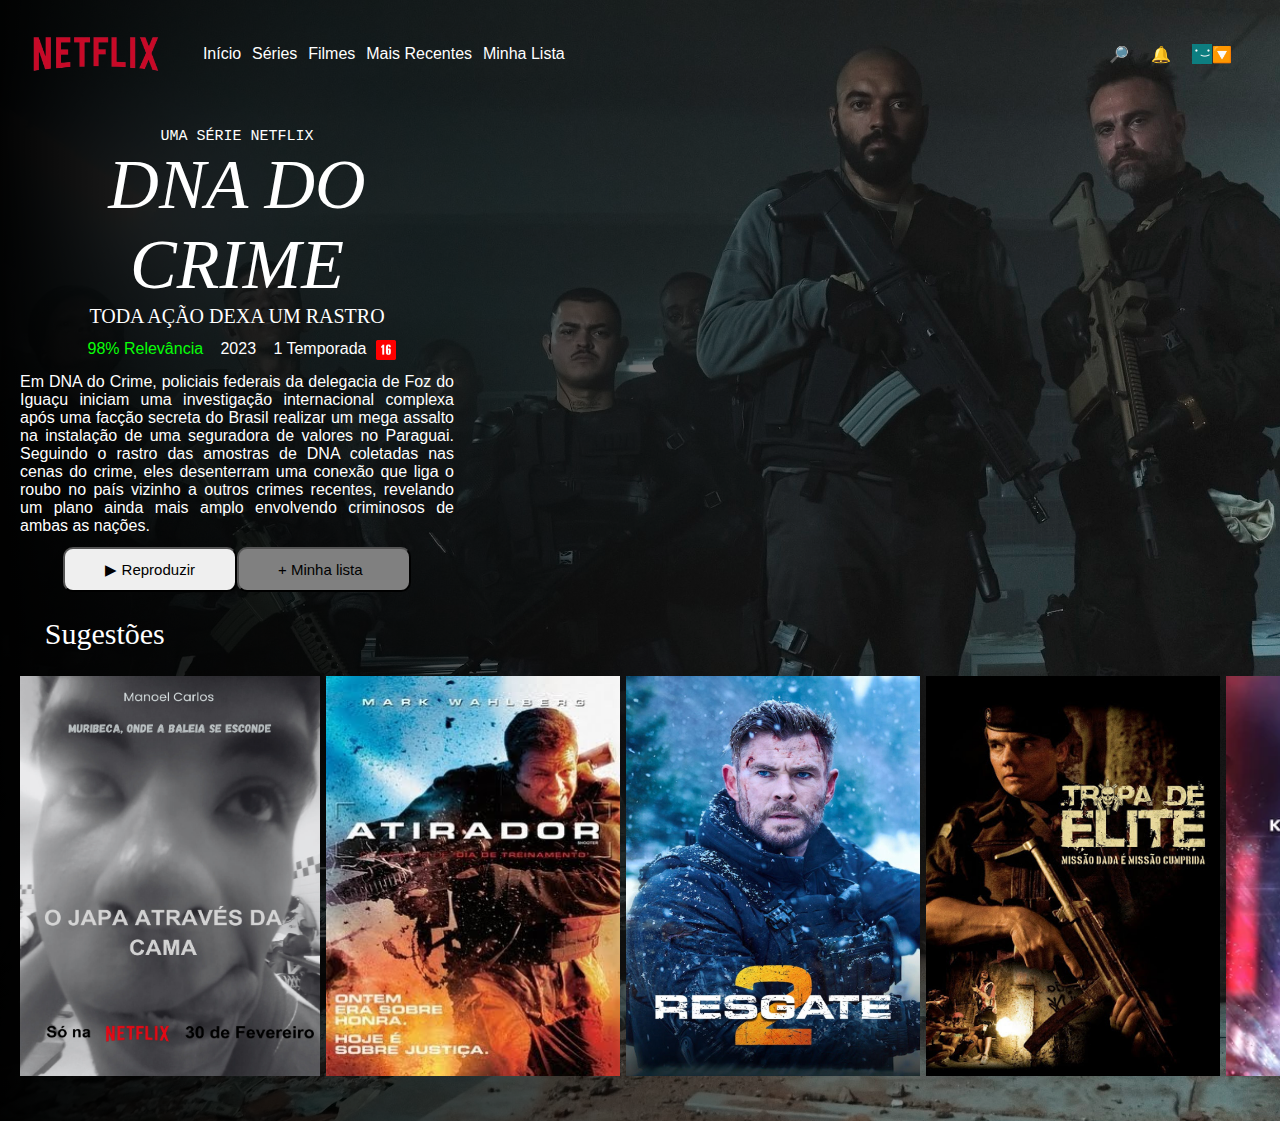
<file: index.html>
<html lang="pt-br">
    <head>
        <meta charset="UTF-8">
        <meta name="viewport" content="width=device-width, initial-scale=1.0">
        <link rel="shortcut icon" href="img/logo-inicial.png" type="image/x-icon">
        <link rel="stylesheet" href="style/style.css">
        <title>Netflix</title>
    </head>
    <body>
        <header>
                <img id="titulo" src="img/logo-titulo.png" alt="logo-titulo-Netflix">
                <nav>
                    <a href="">Início</a>
                    <a href="">Séries</a>
                    <a href="">Filmes</a>
                    <a href="">Mais Recentes</a>
                    <a href="">Minha Lista</a>
                    <div id="lupa">
                        🔎
                    </div >
                    <div id="sino">
                        🔔
                    </div>
                    <div id="avatar">
                        <img src="img/avatar-netflix.png" alt="avatar-netflix">
                    </div>
                    <div id="seta">
                        🔽  
                    </div>
                </nav>
        </header>
        <main>
                <div id="e">
                    <E>UMA SÉRIE NETFLIX</E><br>
                </div>
                <div id="i">
                    <i>DNA DO CRIME</i><br> 
                </div>
                <div id="o">
                    <o>TODA AÇÃO DEXA UM RASTRO</o><br>
                </div> 
                <div id="info">
                    <div id="relevancia">
                        98% Relevância
                    </div >
                    <div id="ano">
                        2023
                    </div>
                    <div id="temporada">
                        1 Temporada
                    </div>
                    <div id="idade">
                        <img src="img/16-classificação.png" alt="16">
                    </div>  
                </div>
                <div id="sinopse">
                    Em DNA do Crime, policiais federais da delegacia de Foz do Iguaçu iniciam uma investigação internacional complexa após uma facção secreta do Brasil realizar um mega assalto na instalação de uma seguradora de valores no Paraguai. Seguindo o rastro das amostras de DNA coletadas nas cenas do crime, eles desenterram uma conexão que liga o roubo no país vizinho a outros crimes recentes, revelando um plano ainda mais amplo envolvendo criminosos de ambas as nações.
                </div>
                <div id="div-butao">
                    <button id="reproduzir">▶︎ Reproduzir</button>
                    <button id="minha-lista">+ Minha lista</button><br>
                </div>
                <div id="sugestoes">
                    Sugestões <br>
                </div>
                <div id="div-sugestoes">
                        <a href="front.html">
                            <img id="sniper-filme" src="img/O Japa através da cama.png" alt="sniper-filme">
                        </a> 
                        <a href="sniper.html">
                            <img id="atirador-filme" src="img/atirador.jpg" alt="atirador-filme">
                        <a href="resgate.html">
                            <img id="resgate-2-filme" src="img/resgate-2.jpg" alt="resgate-2-filme">
                         </a> 
                        <a href="tropa-de-elite.html">
                            <img id="tropa-de-elite" src="img/tropa-de-elite.jpg" alt="tropa-de-elite">
                        </a> 
                        <a href="john-wick.html">
                            <img id="john-wick" src="img/John-Wick.webp" alt="john-wick">
                        </a> 
                        <a href="f007.html">
                            <img id="morrer007" src="img/007.jpg" alt="007">
                        </a> 
                </div>
        </main>
    </body>
</html
</file>
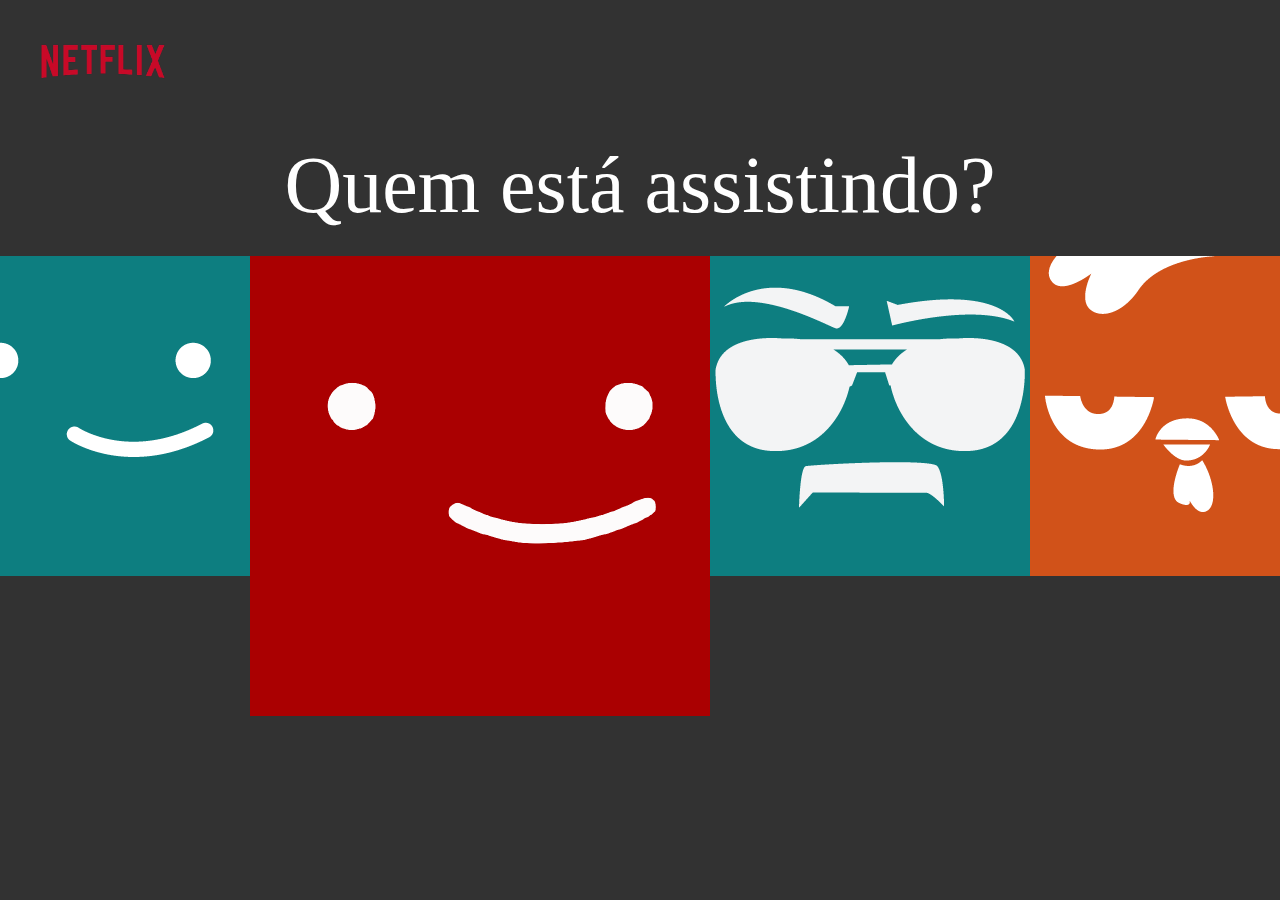
<file: avatar.html>
<html lang="pt-br">
<head>
    <meta charset="UTF-8">
    <meta name="viewport" content="width=device-width, initial-scale=1.0">
    <link rel="shortcut icon" href="img/logo-inicial.png" type="image/x-icon">
    <link rel="stylesheet" href="style/style-avatar.css">
    <title>Netflix</title>
</head>
<body>
    <header>
        <img id="titulo" src="img/logo-titulo.png" alt="logo-titulo-Netflix">
        <div id="assistindo">
            Quem está assistindo?
        </div>
        <div id="avatar">
            <a href="">
                <img src="img/avatar-netflix.png" alt="avatar1">
            </a>
            <a href="">
                <img src="img/avatar-2.png" alt="avatar2">
            </a>
            <a href="">
                <img src="img/avatar-1.png" alt="avatar3">
            </a>
            <a href="">
                <img src="img/avatar-3.png" alt="avatar4">
            </a>
        </div>
    </header>
</body>
</html>
</file>
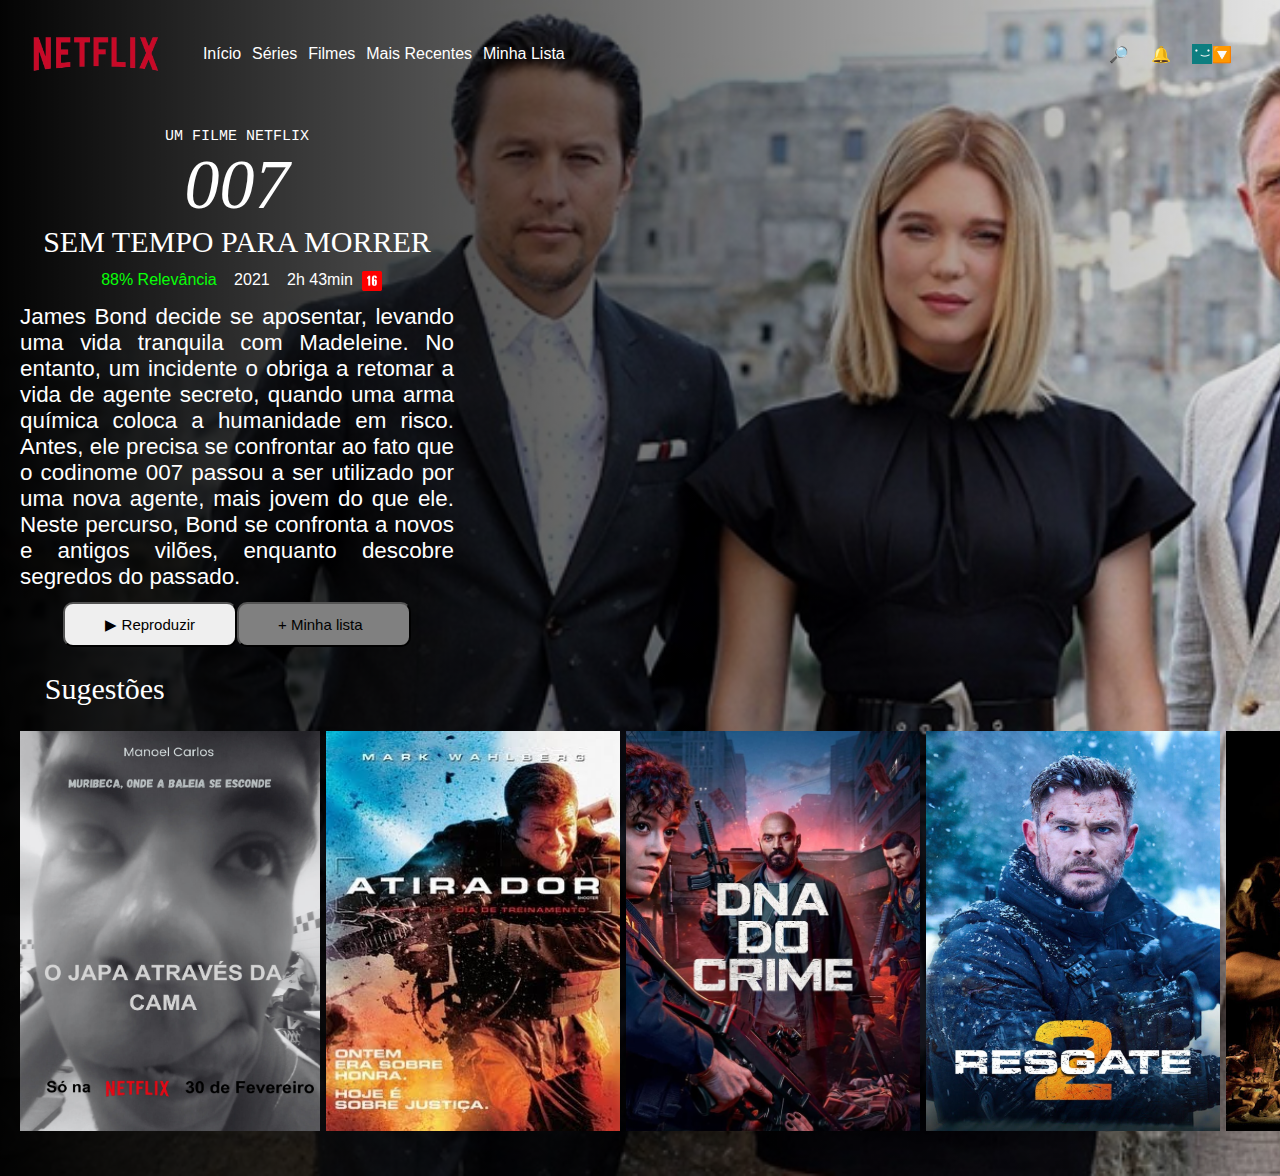
<file: f007.html>
<html lang="pt-br">
    <head>
        <meta charset="UTF-8">
        <meta name="viewport" content="width=device-width, initial-scale=1.0">
        <link rel="shortcut icon" href="img/logo-inicial.png" type="image/x-icon">
        <link rel="stylesheet" href="style/f007.css">
        <title>Netflix</title>
    </head>
    <body>
        <header>
                <img id="titulo" src="img/logo-titulo.png" alt="logo-titulo-Netflix">
                <nav>
                    <a href="">Início</a>
                    <a href="">Séries</a>
                    <a href="">Filmes</a>
                    <a href="">Mais Recentes</a>
                    <a href="">Minha Lista</a>
                    <div id="lupa">
                        🔎
                    </div >
                    <div id="sino">
                        🔔
                    </div>
                    <div id="avatar">
                        <img src="img/avatar-netflix.png" alt="avatar-netflix">
                    </div>
                    <div id="seta">
                        🔽  
                    </div>
                </nav>
        </header>
        <main>
                <div id="e">
                    <E>UM FILME NETFLIX</E><br>
                </div>
                <div id="i">
                    <i>007</i><br> 
                </div>
                <div id="o">
                    <o>SEM TEMPO PARA MORRER</o><br>
                </div> 
                <div id="info">
                    <div id="relevancia">
                        88% Relevância
                    </div >
                    <div id="ano">
                        2021
                    </div>
                    <div id="temporada">
                        2h 43min    
                    </div>
                    <div id="idade">
                        <img src="img/16-classificação.png" alt="16">
                    </div>  
                </div>
                <div id="sinopse">
                    James Bond decide se aposentar, levando uma vida tranquila com Madeleine. No entanto, um incidente o obriga a retomar a vida de agente secreto, quando uma arma química coloca a humanidade em risco. Antes, ele precisa se confrontar ao fato que o codinome 007 passou a ser utilizado por uma nova agente, mais jovem do que ele. Neste percurso, Bond se confronta a novos e antigos vilões, enquanto descobre segredos do passado.
                </div>
                <div id="div-butao">
                    <button id="reproduzir">▶︎ Reproduzir</button>
                    <button id="minha-lista">+ Minha lista</button><br>
                </div>
                <div id="sugestoes">
                    Sugestões <br>
                </div>
                <div id="div-sugestoes">
                       <a href="front.html">
                        <img id="sniper-filme" src="img/O Japa através da cama.png" alt="sniper-filme">
                       </a> 
                       <a href="sniper.html">
                        <img id="atirador-filme" src="img/atirador.jpg" alt="atirador-filme">
                       </a> 
                       <a href="index.html">
                        <img id="resgate-2-filme" src="img/dna-do-crime-1.jfif" alt="resgate-2-filme">
                       </a> 
                       <a href="resgate.html">
                        <img id="tropa-de-elite" src="img/resgate-2.jpg" alt="tropa-de-elite">
                       </a> 
                       <a href="tropa-de-elite.html">
                        <img id="john-wick" src="img/tropa-de-elite.jpg" alt="john-wick">
                       </a> 
                       <a href="f007.html">
                        <img id="morrer007" src="img/007.jpg" alt="007">
                       </a> 
                </div>
        </main>
    </body>
</html
</file>
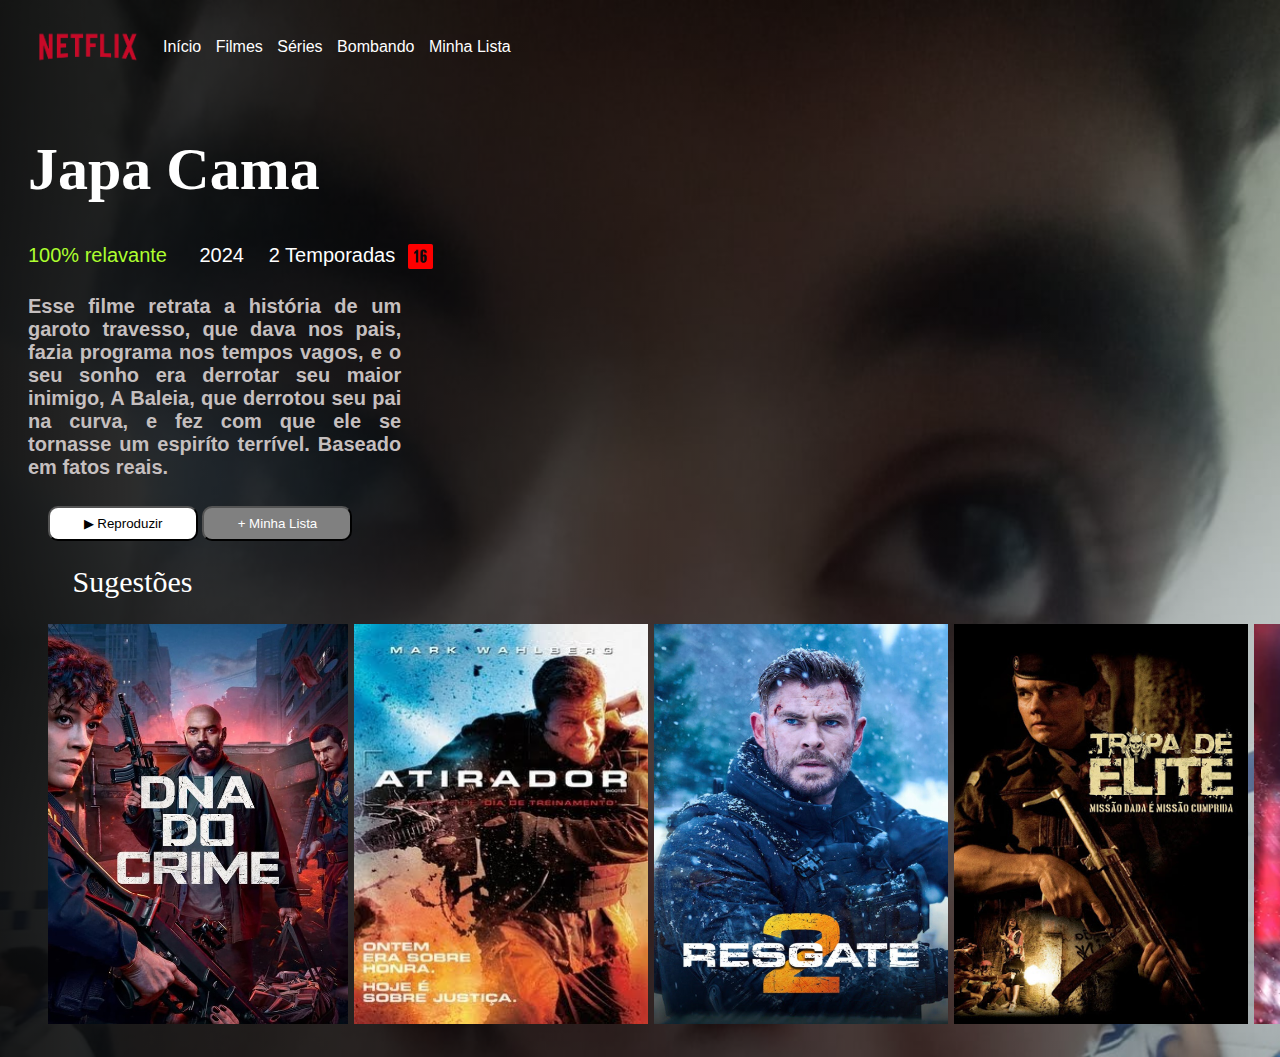
<file: front.html>
<html lang="pt-br">
<head>
    <meta charset="UTF-8">
    <meta name="viewport" content="width=device-width, initial-scale=1.0">
    <link rel="shortcut icon" href="img/logo-inicial.png" type="image/x-icon">
    <link rel="stylesheet" href="style/style-japa.css">
    <title>Netflix-Japa</title>

</head>

<body>

    <header>
        <img id="logoimg" src="img/logo-titulo.png" alt="Logo Netflix">
        <nav>
            <a href="#">Início</a>
            <a href="#">Filmes</a>
            <a href="#">Séries</a>
            <a href="#">Bombando</a>
            <a href="#">Minha Lista</a>
        </nav>
    </header>
    <div id="box-texto">
        <h1 id ="titulo">Japa Cama</h1>
             <div id="info" >
                <div id="class" >100% relavante </div>
                <div id="ano" >2024</div>
                <div id="temp" >2 Temporadas</div> 
                <div id="imgcls"> <img src="img/classificação.png" alt=""></div></div>       
    <div>
        <h4 id="sinopse">Esse filme retrata a história de um garoto travesso, que dava nos pais, fazia programa nos tempos vagos, e o seu sonho era derrotar seu maior inimigo, A Baleia, que derrotou seu pai na curva, e fez com que ele se tornasse um espiríto terrível. Baseado em fatos reais.</h4>  
    <main>
        <button id="botao-reproduzir">▶ Reproduzir</button>
        <button id="botao-minha-lista">+ Minha Lista</button>
        <div id="sugestoes">
            Sugestões <br>
        </div>
        <div id="div-sugestoes">
               <a href="index.html">
                <img id="sniper-filme" src="img/dna-do-crime-1.jfif" alt="sniper-filme">
               </a> 
               <a href="sniper.html">
                <img id="atirador-filme" src="img/atirador.jpg" alt="atirador-filme">
               </a> 
               <a href="resgate.html">
                <img id="resgate-2-filme" src="img/resgate-2.jpg" alt="resgate-2-filme">
               </a> 
               <a href="tropa-de-elite.html">
                <img id="tropa-de-elite" src="img/tropa-de-elite.jpg" alt="tropa-de-elite">
               </a> 
               <a href="john-wick.html">
                <img id="john-wick" src="img/John-Wick.webp" alt="john-wick">
               </a> 
               <a href="f007.html">
                <img id="morrer007" src="img/007.jpg" alt="007">
               </a> 
        </div>
    </main>

</body>
</html>
</file>
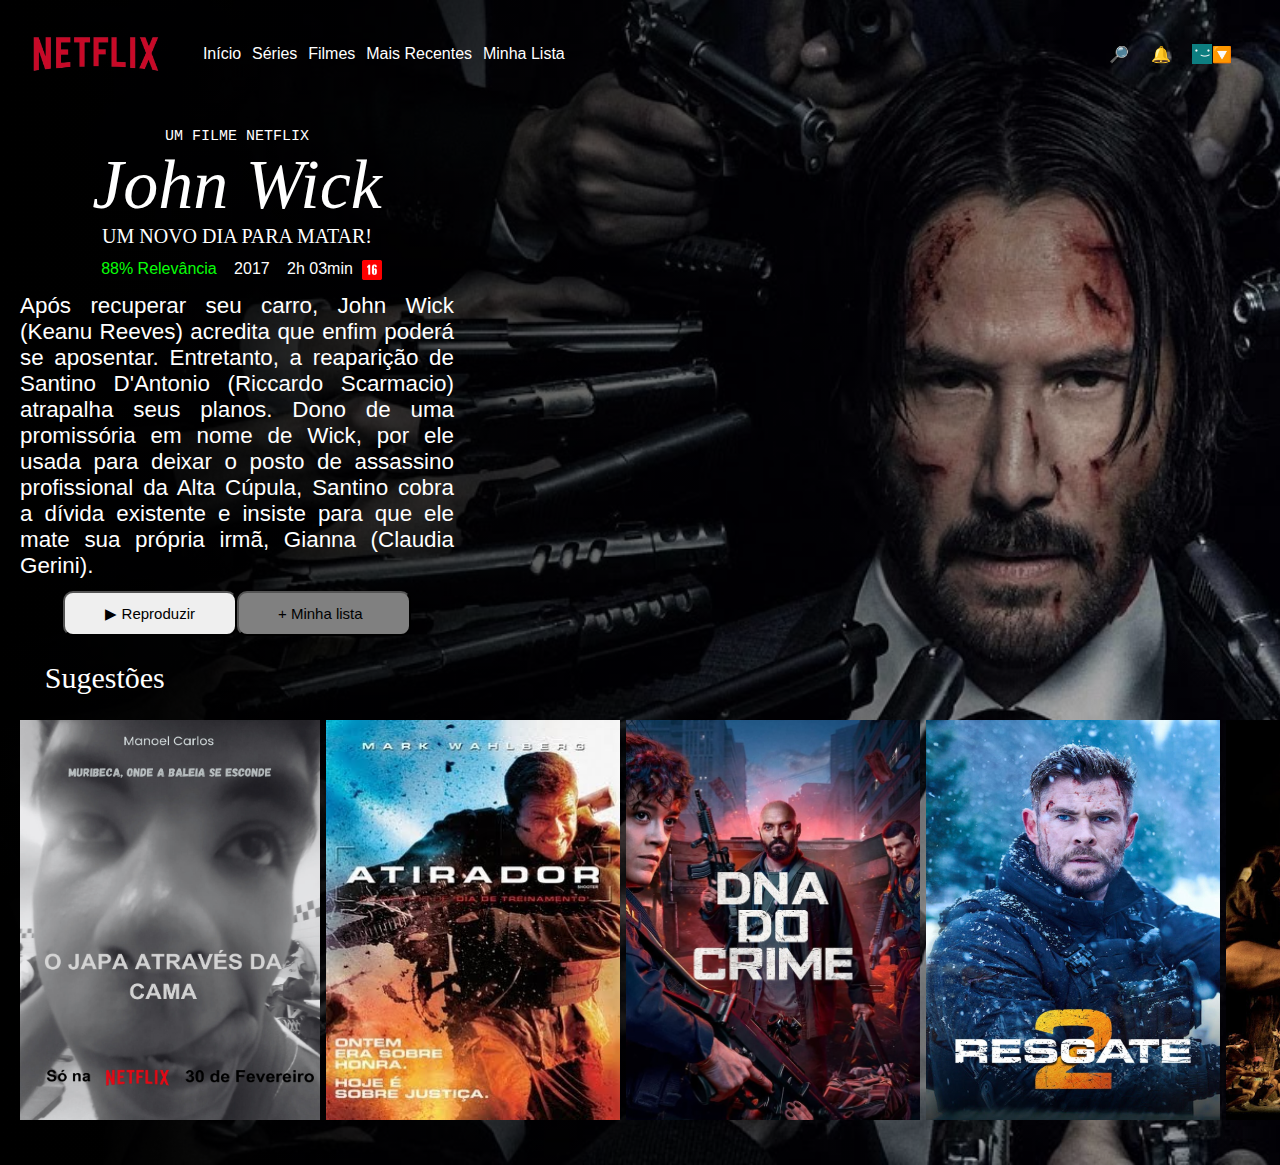
<file: john-wick.html>
<html lang="pt-br">
    <head>
        <meta charset="UTF-8">
        <meta name="viewport" content="width=device-width, initial-scale=1.0">
        <link rel="shortcut icon" href="img/logo-inicial.png" type="image/x-icon">
        <link rel="stylesheet" href="style/john-wick.css">
        <title>Netflix</title>
    </head>
    <body>
        <header>
                <img id="titulo" src="img/logo-titulo.png" alt="logo-titulo-Netflix">
                <nav>
                    <a href="">Início</a>
                    <a href="">Séries</a>
                    <a href="">Filmes</a>
                    <a href="">Mais Recentes</a>
                    <a href="">Minha Lista</a>
                    <div id="lupa">
                        🔎
                    </div >
                    <div id="sino">
                        🔔
                    </div>
                    <div id="avatar">
                        <img src="img/avatar-netflix.png" alt="avatar-netflix">
                    </div>
                    <div id="seta">
                        🔽  
                    </div>
                </nav>
        </header>
        <main>
                <div id="e">
                    <E>UM FILME NETFLIX</E><br>
                </div>
                <div id="i">
                    <i>John Wick</i><br> 
                </div>
                <div id="o">
                    <o>UM NOVO DIA PARA MATAR!</o><br>
                </div> 
                <div id="info">
                    <div id="relevancia">
                        88% Relevância
                    </div >
                    <div id="ano">
                        2017
                    </div>
                    <div id="temporada">
                        2h 03min    
                    </div>
                    <div id="idade">
                        <img src="img/16-classificação.png" alt="16">
                    </div>  
                </div>
                <div id="sinopse">
                    Após recuperar seu carro, John Wick (Keanu Reeves) acredita que enfim poderá se aposentar. Entretanto, a reaparição de Santino D'Antonio (Riccardo Scarmacio) atrapalha seus planos. Dono de uma promissória em nome de Wick, por ele usada para deixar o posto de assassino profissional da Alta Cúpula, Santino cobra a dívida existente e insiste para que ele mate sua própria irmã, Gianna (Claudia Gerini).
                </div>
                <div id="div-butao">
                    <button id="reproduzir">▶︎ Reproduzir</button>
                    <button id="minha-lista">+ Minha lista</button><br>
                </div>
                <div id="sugestoes">
                    Sugestões <br>
                </div>
                <div id="div-sugestoes">
                       <a href="front.html">
                        <img id="sniper-filme" src="img/O Japa através da cama.png" alt="sniper-filme">
                       </a> 
                       <a href="sniper.html">
                        <img id="atirador-filme" src="img/atirador.jpg" alt="atirador-filme">
                       </a> 
                       <a href="index.html">
                        <img id="resgate-2-filme" src="img/dna-do-crime-1.jfif" alt="resgate-2-filme">
                       </a> 
                       <a href="resgate.html">
                        <img id="tropa-de-elite" src="img/resgate-2.jpg" alt="tropa-de-elite">
                       </a> 
                       <a href="tropa-de-elite.html">
                        <img id="john-wick" src="img/tropa-de-elite.jpg" alt="john-wick">
                       </a> 
                       <a href="">
                        <img id="morrer007" src="img/007.jpg" alt="007">
                       </a> 
                </div>
        </main>
    </body>
</html
</file>
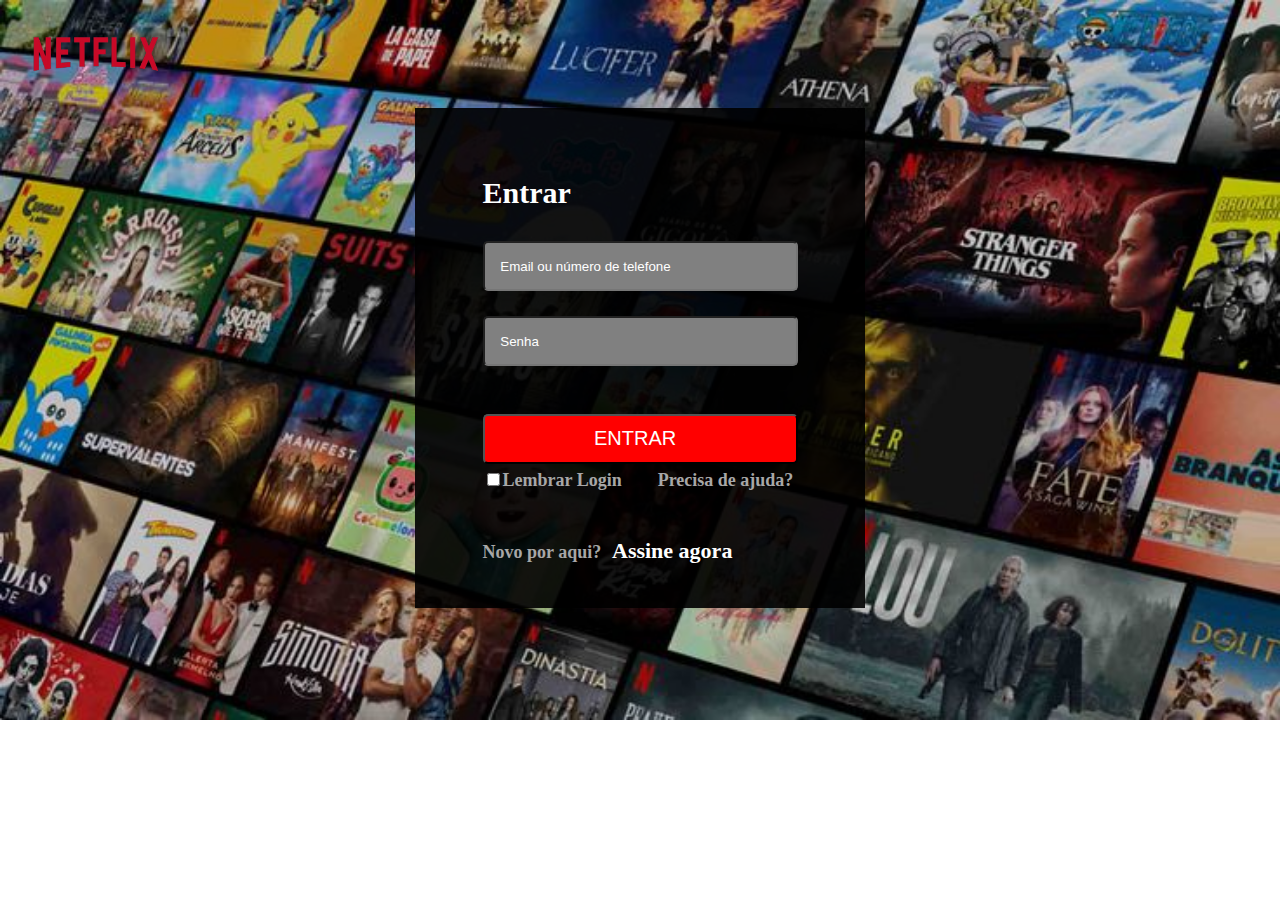
<file: login.html>
<html lang="pt-br">
    <head>
        <meta charset="UTF-8">
        <meta name="viewport" content="width=device-width, initial-scale=1.0">
        <title>Login-Netflix</title>
        <link rel="shortcut icon" href="img/logo-inicial.png" type="image/x-icon">
        <link rel="stylesheet" href="style/style-login.css">
    </head>
    <body>
        <header>
            <img id="titulo" src="img/logo-titulo.png" alt="logo-titulo-Netflix">
            <div id="caixa-login">
                <div id="caixa">
                    <div id="entrar">
                        Entrar <br>
                        <input class="login-input" type="text" placeholder="Email ou número de telefone" id="email">
                        <P class="alerta" hidden>⚠️Este campo não pode estar vazio!</P>

                        <input class="login-input" type="password" placeholder="Senha" name="senha" id="senha">
                        <p class="alerta" hidden>⚠️Este campo não pode estar vazio!</p>
                        
                        <input type="button" id="butao" onclick="entrar()" value="ENTRAR">
                        
                        <div id="lembrar">
                            <input type="checkbox">Lembrar Login
                            <a id="ajuda" href="https://www.google.com.br/" target="_blank">Precisa de ajuda?</a>
                        </div> 
                        <div id="novo">
                            Novo por aqui?
                            <a id="assine" href="https://www.google.com.br/" target="_blank">Assine agora</a>
                        </div>
                    </div>                   
                </div> 
            </div>  
        </header>

        <script>
            var email = document.getElementById("email");
            var senha = document.getElementById("senha");
            var alerta = document.getElementsByClassName("alerta");

            var login_email = "kauan";
            var login_senha = "1234";

            email.addEventListener("input", ()=>{
                if(email.value != ""){
                    alerta[0].setAttribute("hidden","");
                    email.style.marginBottom = "10px";
                }
            })

            senha.addEventListener("input", ()=>{
                if(senha.value != ""){
                    alerta[1].setAttribute("hidden","");
                    email.style.marginBottom = "10px";
                }
            })

            function entrar(){
                    if(email.value === ""){
                        alerta[0].removeAttribute("hidden");
                        email.style.marginBottom = "0%";
                    }else if(senha.value == ""){
                        alerta[1].removeAttribute("hidden");
                        senha.style.marginBottom = "0%";
                    }else if(email.value == login_email && senha.value == login_senha){
                        window.open("index.html")
                    }else{
                        alerta[0].removeAttribute("hidden");
                        alerta[0].innerHTML = "⚠️Usuário ou senha incorreto!"
                    }
            }
        </script>
    </body>
</html>
</file>
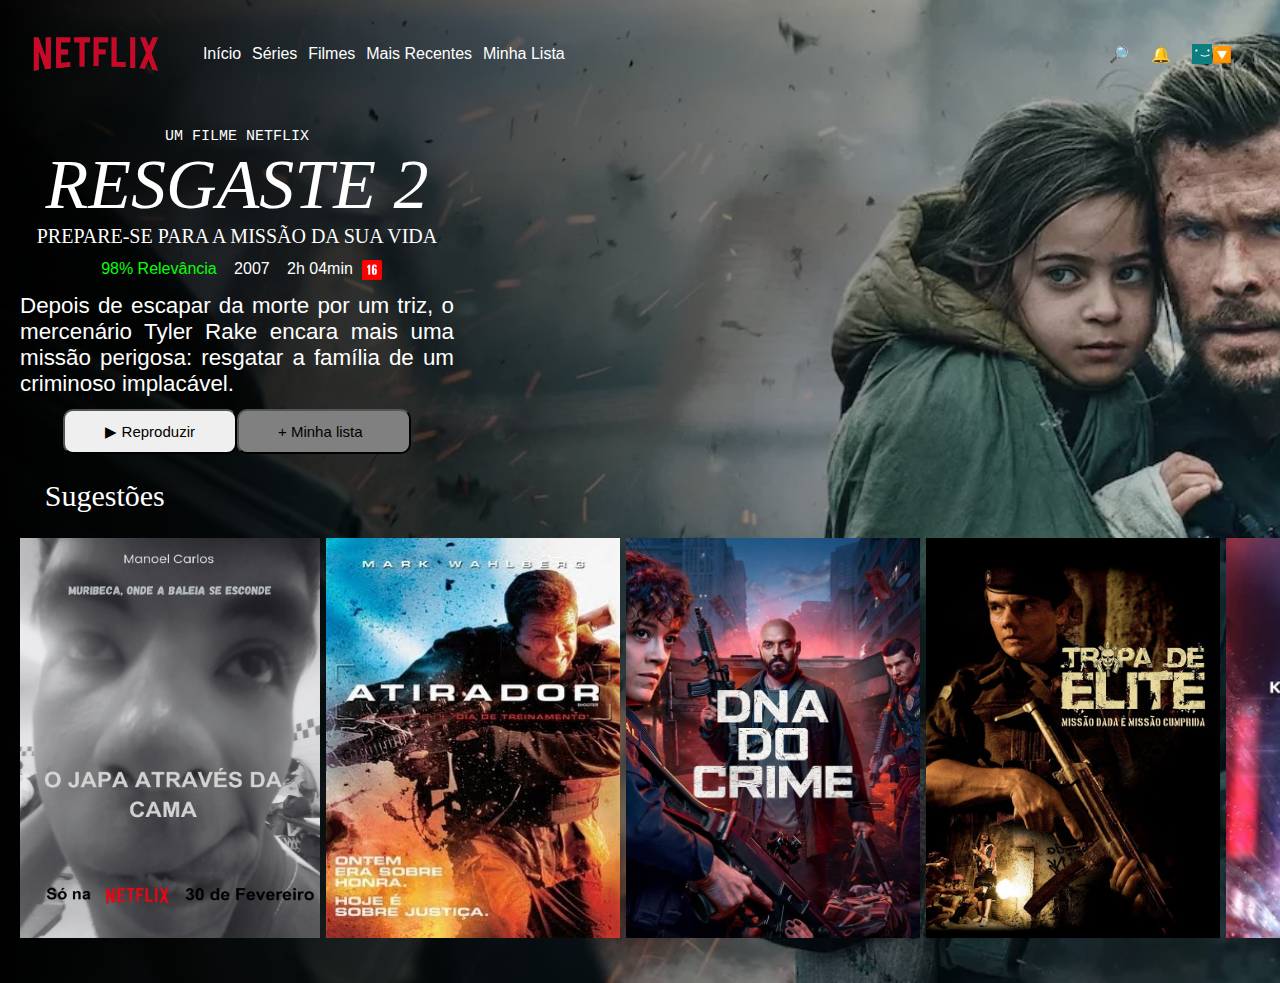
<file: resgate.html>
<html lang="pt-br">
    <head>
        <meta charset="UTF-8">
        <meta name="viewport" content="width=device-width, initial-scale=1.0">
        <link rel="shortcut icon" href="img/logo-inicial.png" type="image/x-icon">
        <link rel="stylesheet" href="style/style-resgate.css">
        <title>Netflix</title>
    </head>
    <body>
        <header>
                <img id="titulo" src="img/logo-titulo.png" alt="logo-titulo-Netflix">
                <nav>
                    <a href="">Início</a>
                    <a href="">Séries</a>
                    <a href="">Filmes</a>
                    <a href="">Mais Recentes</a>
                    <a href="">Minha Lista</a>
                    <div id="lupa">
                        🔎
                    </div >
                    <div id="sino">
                        🔔
                    </div>
                    <div id="avatar">
                        <img src="img/avatar-netflix.png" alt="avatar-netflix">
                    </div>
                    <div id="seta">
                        🔽  
                    </div>
                </nav>
        </header>
        <main>
                <div id="e">
                    <E>UM FILME NETFLIX</E><br>
                </div>
                <div id="i">
                    <i>RESGASTE 2</i><br> 
                </div>
                <div id="o">
                    <o>PREPARE-SE PARA A MISSÃO DA SUA VIDA</o><br>
                </div> 
                <div id="info">
                    <div id="relevancia">
                        98% Relevância
                    </div >
                    <div id="ano">
                        2007
                    </div>
                    <div id="temporada">
                        2h 04min    
                    </div>
                    <div id="idade">
                        <img src="img/16-classificação.png" alt="16">
                    </div>  
                </div>
                <div id="sinopse">
                    Depois de escapar da morte por um triz, o mercenário Tyler Rake encara mais uma missão perigosa: resgatar a família de um criminoso implacável.
                </div>
                <div id="div-butao">
                    <button id="reproduzir">▶︎ Reproduzir</button>
                    <button id="minha-lista">+ Minha lista</button><br>
                </div>
                <div id="sugestoes">
                    Sugestões <br>
                </div>
                <div id="div-sugestoes">
                       <a href="front.html">
                        <img id="sniper-filme" src="img/O Japa através da cama.png" alt="sniper-filme">
                       </a> 
                       <a href="sniper.html">
                        <img id="atirador-filme" src="img/atirador.jpg" alt="atirador-filme">
                       </a> 
                       <a href="index.html">
                        <img id="resgate-2-filme" src="img/dna-do-crime-1.jfif" alt="resgate-2-filme">
                       </a> 
                       <a href="tropa-de-elite.html">
                        <img id="tropa-de-elite" src="img/tropa-de-elite.jpg" alt="tropa-de-elite">
                       </a> 
                       <a href="john-wick.html">
                        <img id="john-wick" src="img/John-Wick.webp" alt="john-wick">
                       </a> 
                       <a href="f007.html">
                        <img id="morrer007" src="img/007.jpg" alt="007">
                       </a> 
                </div>
        </main>
    </body>
</html
</file>
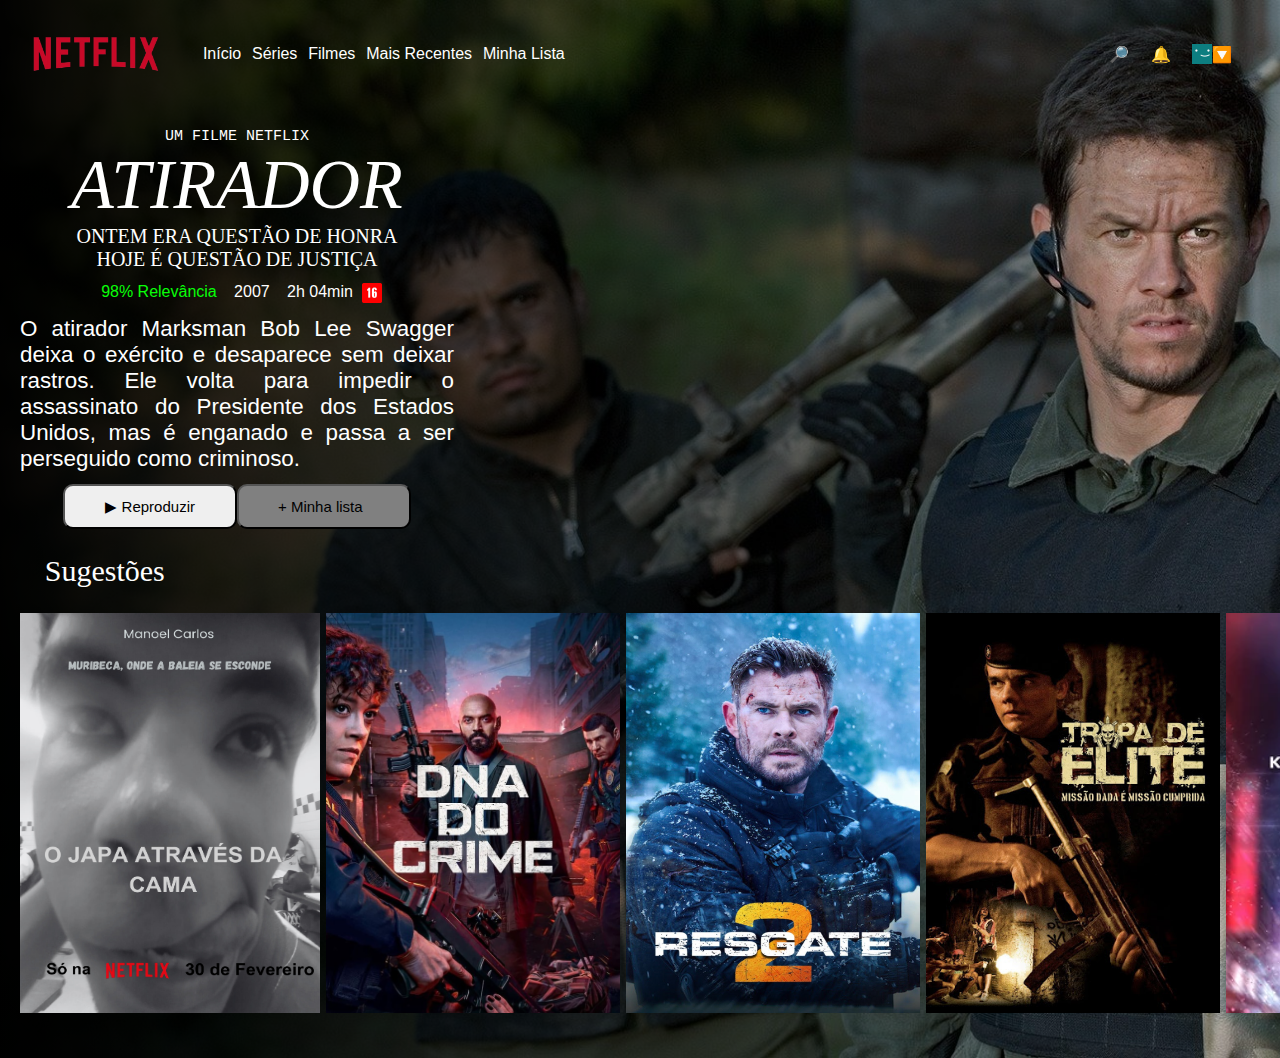
<file: sniper.html>
<html lang="pt-br">
    <head>
        <meta charset="UTF-8">
        <meta name="viewport" content="width=device-width, initial-scale=1.0">
        <link rel="shortcut icon" href="img/logo-inicial.png" type="image/x-icon">
        <link rel="stylesheet" href="style/style-sniper.css">
        <title>Netflix</title>
    </head>
    <body>
        <header>
                <img id="titulo" src="img/logo-titulo.png" alt="logo-titulo-Netflix">
                <nav>
                    <a href="">Início</a>
                    <a href="">Séries</a>
                    <a href="">Filmes</a>
                    <a href="">Mais Recentes</a>
                    <a href="">Minha Lista</a>
                    <div id="lupa">
                        🔎
                    </div >
                    <div id="sino">
                        🔔
                    </div>
                    <div id="avatar">
                        <img src="img/avatar-netflix.png" alt="avatar-netflix">
                    </div>
                    <div id="seta">
                        🔽  
                    </div>
                </nav>
        </header>
        <main>
                <div id="e">
                    <E>UM FILME NETFLIX</E><br>
                </div>
                <div id="i">
                    <i>ATIRADOR</i><br> 
                </div>
                <div id="o">
                    <o>ONTEM ERA QUESTÃO DE HONRA</o><br>
                    <o>HOJE É QUESTÃO DE JUSTIÇA</o>   
                </div> 
                <div id="info">
                    <div id="relevancia">
                        98% Relevância
                    </div >
                    <div id="ano">
                        2007
                    </div>
                    <div id="temporada">
                        2h 04min    
                    </div>
                    <div id="idade">
                        <img src="img/16-classificação.png" alt="16">
                    </div>  
                </div>
                <div id="sinopse">
                    O atirador Marksman Bob Lee Swagger deixa o exército e desaparece sem deixar rastros. Ele volta para impedir o assassinato do Presidente dos Estados Unidos, mas é enganado e passa a ser perseguido como criminoso.
                </div>
                <div id="div-butao">
                    <button id="reproduzir">▶︎ Reproduzir</button>
                    <button id="minha-lista">+ Minha lista</button><br>
                </div>
                <div id="sugestoes">
                    Sugestões <br>
                </div>
                <div id="div-sugestoes">
                       <a href="front.html">
                        <img id="sniper-filme" src="img/O Japa através da cama.png" alt="sniper-filme">
                       </a> 
                       <a href="index.html">
                        <img id="atirador-filme" src="img/dna-do-crime-1.jfif" alt="atirador-filme">
                       </a> 
                       <a href="">
                        <a href="resgate.html">
                            <img id="resgate-2-filme" src="img/resgate-2.jpg" alt="resgate-2-filme">
                         </a> 
                        <a href="tropa-de-elite.html">
                            <img id="tropa-de-elite" src="img/tropa-de-elite.jpg" alt="tropa-de-elite">
                        </a> 
                        <a href="john-wick.html">
                            <img id="john-wick" src="img/John-Wick.webp" alt="john-wick">
                        </a> 
                        <a href="f007.html">
                            <img id="morrer007" src="img/007.jpg" alt="007">
                        </a> 
                </div>
        </main>
    </body>
</html
</file>
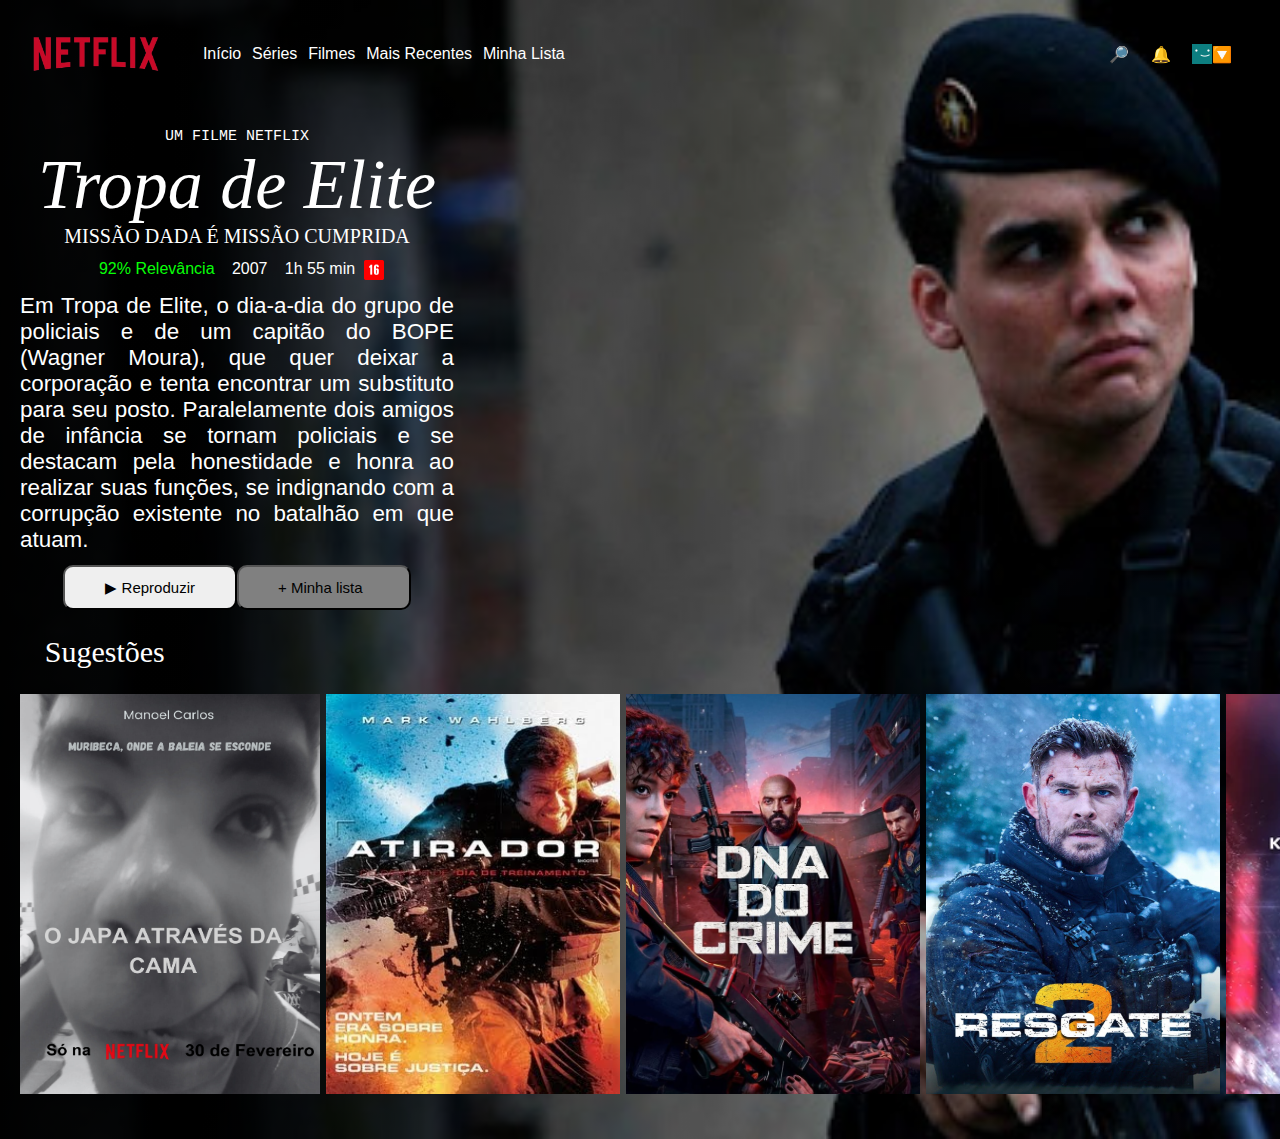
<file: tropa-de-elite.html>
<html lang="pt-br">
    <head>
        <meta charset="UTF-8">
        <meta name="viewport" content="width=device-width, initial-scale=1.0">
        <link rel="shortcut icon" href="img/logo-inicial.png" type="image/x-icon">
        <link rel="stylesheet" href="style/tropa-de-elite.css">
        <title>Netflix</title>
    </head>
    <body>
        <header>
                <img id="titulo" src="img/logo-titulo.png" alt="logo-titulo-Netflix">
                <nav>
                    <a href="">Início</a>
                    <a href="">Séries</a>
                    <a href="">Filmes</a>
                    <a href="">Mais Recentes</a>
                    <a href="">Minha Lista</a>
                    <div id="lupa">
                        🔎
                    </div >
                    <div id="sino">
                        🔔
                    </div>
                    <div id="avatar">
                        <img src="img/avatar-netflix.png" alt="avatar-netflix">
                    </div>
                    <div id="seta">
                        🔽  
                    </div>
                </nav>
        </header>
        <main>
                <div id="e">
                    <E>UM FILME NETFLIX</E><br>
                </div>
                <div id="i">
                    <i>Tropa de Elite</i><br> 
                </div>
                <div id="o">
                    <o>MISSÃO DADA É MISSÃO CUMPRIDA</o><br>
                </div> 
                <div id="info">
                    <div id="relevancia">
                        92% Relevância
                    </div >
                    <div id="ano">
                        2007
                    </div>
                    <div id="temporada">
                        1h 55   min    
                    </div>
                    <div id="idade">
                        <img src="img/16-classificação.png" alt="16">
                    </div>  
                </div>
                <div id="sinopse">
                    Em Tropa de Elite, o dia-a-dia do grupo de policiais e de um capitão do BOPE (Wagner Moura), que quer deixar a corporação e tenta encontrar um substituto para seu posto. Paralelamente dois amigos de infância se tornam policiais e se destacam pela honestidade e honra ao realizar suas funções, se indignando com a corrupção existente no batalhão em que atuam.
                </div>
                <div id="div-butao">
                    <button id="reproduzir">▶︎ Reproduzir</button>
                    <button id="minha-lista">+ Minha lista</button><br>
                </div>
                <div id="sugestoes">
                    Sugestões <br>
                </div>
                <div id="div-sugestoes">
                       <a href="front.html">
                        <img id="sniper-filme" src="img/O Japa através da cama.png" alt="sniper-filme">
                       </a> 
                       <a href="sniper.html">
                        <img id="atirador-filme" src="img/atirador.jpg" alt="atirador-filme">
                       </a> 
                       <a href="index.html">
                        <img id="resgate-2-filme" src="img/dna-do-crime-1.jfif" alt="resgate-2-filme">
                       </a> 
                       <a href="resgate.html">
                        <img id="tropa-de-elite" src="img/resgate-2.jpg" alt="tropa-de-elite">
                       </a> 
                       <a href="john-wick.html">
                        <img id="john-wick" src="img/John-Wick.webp" alt="john-wick">
                       </a> 
                       <a href="f007.html">
                        <img id="morrer007" src="img/007.jpg" alt="007">
                       </a> 
                </div>
        </main>
    </body>
</html
</file>
<file: style/style.css>
body{
    background: linear-gradient(to right, rgb(0,0,0,0.99), rgb(0,0,0,0.1)), url(../img/dna-do-crime.jpeg);
    background-size: cover;    
    background-repeat: no-repeat;
    margin: 0%;
    font-family: Arial, Helvetica, sans-serif;
}
header{
    padding: 0%;
    display: flex;
    align-items: center;
}
main{
    padding: 20px;
}
#titulo{
    width: 15%;
}
nav{
    display: flex;
    width: 100%;
    align-items: center;
}
a{
    color: white;
    text-decoration: none;
    margin-left: 1%;
}
#lupa{
    padding-left: 50%;
}
#sino{
    padding-left: 2%;
    padding-right: 2%   ;
}
#avatar img{
    width: 20px;
    height: 20px;
    padding-right: 2%;
}
a:hover{
    color:darkgray;
}
#e{
    display:flex ;
    justify-content: center;
    text-align: center;
    width: 35%;
    color: white; 
    font-family: Courier, monospace;
    font-size: 15px;
}
#i{
    display:flex ;
    justify-content: center;
    text-align: center;
    width: 35%;
    color: white; 
    font-family: fantasy;
    font-size: 70px;
}
#o{
    display:flex ;
    justify-content: center;
    text-align: center;
    width: 35%;
    color: white;
    font-family: fantasy;
    font-size: 20px; 
    margin-bottom: 1%;
}
#info{
    display: flex;
    width: 35%;
    justify-content: center;
    margin-bottom: 1%;
}
#relevancia{
    padding-left: 2%;
    padding-right: 2%; 
    color: rgb(8, 255, 8);
}
#ano{
    padding-left: 2%;
    padding-right: 2%; 
    color: white;
}
#temporada{
    padding-left: 2%;
    padding-right: 2%; 
    color: white;
}
#idade img{
        width: 20px;
        height: 20px;
        padding-right: 2%;
        padding-left: 2%;
}
#sinopse{
    width: 35%;
    color: white;
    text-align: justify;
    margin-bottom: 1%;
}
button{
    width: 40%;
    height: 100%;
    border-radius: 10px;
    font-size: 15px;
}
#div-butao{
    display: flex;
    justify-content: center;
    width: 35%;
    height: 5%;
}
#reproduzir:hover {
    color:white;
    background-color:darkred; 
    cursor: pointer;
}
#minha-lista{
    color: black;
    background-color: gray;
    padding-right: 3%;
}
#minha-lista:hover {
    color:white;
    background-color:darkgrey; 
    cursor: pointer;
}
#sugestoes{
    padding-top: 2%;
    padding-left: 2%;
    color: white;
    font-family: Impact, fantasy;
    font-size: 30px;
}   
#div-sugestoes{
    height: 450px;
    width: 100%;
    display: flex;
}
#sniper-filme{
    height: 400px;
    width: 300px;
    padding-left: 0%;
    transition-duration: 0.3s;
}
#atirador-filme{
    height: 400px;
    width: 300px;
    padding-left: 2%;
    transition-duration: 0.3s;
}
#resgate-2-filme{
    height: 400px;
    width: 300px;
    padding-left: 2%;
    transition-duration: 0.3s;
}
#tropa-de-elite{
    height: 400px;
    width: 300px;
    padding-left: 2%;
    transition-duration: 0.3s;
}
#john-wick{
    height: 400px;
    width: 300px;
    padding-left: 2%;
    transition-duration: 0.3s;
}
#morrer007{
    height: 400px;
    width: 300px;
    padding-left: 2%;
    transition-duration: 0.3s;
}
#sniper-filme:hover{
    cursor: pointer;
    transform: scale(1.1) 
}
#atirador-filme:hover{
    cursor: pointer;
    transform: scale(1.1) 
}
#resgate-2-filme:hover{
    cursor: pointer;
    transform: scale(1.1) 
}
#tropa-de-elite:hover{
    cursor: pointer;
    transform: scale(1.1) 
}
#john-wick:hover{
    cursor: pointer;
    transform: scale(1.1) 
}
#morrer007:hover{
    cursor: pointer;
    transform: scale(1.1) 
}
#div-sugestoes a{
    margin: 0%;
    display: flex;
    align-items: center;
}
</file>
<file: style/style-avatar.css>
body{
    background-color: rgb(50, 50, 50);
}
header{
    padding: 0%;
    align-items: center;
}
#titulo{
    width: 15%;
}
#assistindo{
    display: flex;
    padding-top: 2%;
    justify-content: center;
    font-size: 80px;
    color: white;
}
#avatar{
    display: flex;
    padding-top: 2%;
    justify-content: center;
}
</file>
<file: style/f007.css>
body{
    background: linear-gradient(to right, rgb(0,0,0,0.99), rgb(0,0,0,0.1)), url(../img/007-Sem-Tempo-Para-Morrer-fundo.jpg);
    background-size: cover;    
    background-repeat: no-repeat;
    margin: 0%;
    font-family: Arial, Helvetica, sans-serif;
}
header{
    padding: 0%;
    display: flex;
    align-items: center;
}
main{
    padding: 20px;
}
#titulo{
    width: 15%;
}
nav{
    display: flex;
    width: 100%;
    align-items: center;
}
a{
    color: white;
    text-decoration: none;
    margin-left: 1%;
}
#lupa{
    padding-left: 50%;
}
#sino{
    padding-left: 2%;
    padding-right: 2%   ;
}
#avatar img{
    width: 20px;
    height: 20px;
    padding-right: 2%;
}
a:hover{
    color:darkgray;
}
#e{
    display:flex ;
    justify-content: center;
    text-align: center;
    width: 35%;
    color: white; 
    font-family: Courier, monospace;
    font-size: 15px;
}
#i{
    display:flex ;
    justify-content: center;
    text-align: center;
    width: 35%;
    color: white; 
    font-family: fantasy;
    font-size: 70px;
}
#o{
    justify-content: center;
    text-align: center;
    width: 35%;
    color: white;
    font-family: fantasy;
    font-size: 30px; 
    margin-bottom: 1%;
}
#info{
    display: flex;
    width: 35%;
    justify-content: center;
    margin-bottom: 1%;
}
#relevancia{
    padding-left: 2%;
    padding-right: 2%; 
    color: rgb(8, 255, 8);
}
#ano{
    padding-left: 2%;
    padding-right: 2%; 
    color: white;
}
#temporada{
    padding-left: 2%;
    padding-right: 2%; 
    color: white;
}
#idade img{
        width: 20px;
        height: 20px;
        padding-right: 2%;
        padding-left: 2%;
}
#sinopse{
    width: 35%;
    color: white;
    text-align: justify;
    margin-bottom: 1%;
    font-size: 140%;
}
button{
    width: 40%;
    height: 100%;
    border-radius: 10px;
    font-size: 15px;
}
#div-butao{
    display: flex;
    justify-content: center;
    width: 35%;
    height: 5%;
}
#reproduzir:hover {
    color:white;
    background-color:darkred; 
    cursor: pointer;
}
#minha-lista{
    color: black;
    background-color: gray;
    padding-right: 3%;
}
#minha-lista:hover {
    color:white;
    background-color:darkgrey; 
    cursor: pointer;
}
#sugestoes{
    padding-top: 2%;
    padding-left: 2%;
    color: white;
    font-family: Impact, fantasy;
    font-size: 30px;
}   
#div-sugestoes{
    height: 450px;
    width: 100%;
    display: flex;
}
#sniper-filme{
    height: 400px;
    width: 300px;
    padding-left: 0%;
    transition-duration: 0.3s;
}
#atirador-filme{
    height: 400px;
    width: 300px;
    padding-left: 2%;
    transition-duration: 0.3s;
}
#resgate-2-filme{
    height: 400px;
    width: 300px;
    padding-left: 2%;
    transition-duration: 0.3s;
}
#tropa-de-elite{
    height: 400px;
    width: 300px;
    padding-left: 2%;
    transition-duration: 0.3s;
}
#john-wick{
    height: 400px;
    width: 300px;
    padding-left: 2%;
    transition-duration: 0.3s;
}
#morrer007{
    height: 400px;
    width: 300px;
    padding-left: 2%;
    transition-duration: 0.3s;
}
#sniper-filme:hover{
    cursor: pointer;
    transform: scale(1.1) 
}
#atirador-filme:hover{
    cursor: pointer;
    transform: scale(1.1) 
}
#resgate-2-filme:hover{
    cursor: pointer;
    transform: scale(1.1) 
}
#tropa-de-elite:hover{
    cursor: pointer;
    transform: scale(1.1) 
}
#john-wick:hover{
    cursor: pointer;
    transform: scale(1.1) 
}
#morrer007:hover{
    cursor: pointer;
    transform: scale(1.1) 
}
#div-sugestoes a{
    margin: 0%;
    display: flex;
    align-items: center;
}
</file>
<file: style/style-japa.css>
body{
    background: linear-gradient(to right, rgba(0, 0, 0, 0.9), rgb(0,0,0,0.2)), url(../img/Japa\ background.jpeg);
    margin-top: 0%;
    font-family: Arial, Helvetica, sans-serif;
    /* background-position: 50px; */
    background-size: 100%;
    background-repeat: no-repeat;
    font-family: Arial, Helvetica, sans-serif;
}
#logoimg{
    width: 150px;
    /* display: block;
    margin: auto; */
}
main{
    padding-left: 20px;
}
header{

    display: flex;
    align-items: center;
    justify-content: center;
    padding: 5px;

}
nav{
    width: 100%;
}

a{
    color: rgb(255, 255, 255);
    margin-right: 10px;
    text-decoration: none;
}
a:hover{
    color: darkgray;
}
#botao-reproduzir{
    border-radius: 10px;    
    padding: 6px;
    width: 150px;
    height: 35px;
    background-color: white;
    
}
#botao-minha-lista{
    border-radius: 10px;
    padding: 5px;
    width: 150px;
    height: 35px;
    background-color: gray;
    color: white;  
}
#botao-reproduzir:hover{
    background-color: rgba(165, 42, 42, 0.5);
    color: rgb(255, 255, 255);
    cursor: pointer;
}
#botao-minha-lista:hover{
    background-color: rgb(51, 51, 51,0.5);
    color: rgb(170, 166, 166);
    cursor: pointer;
}
div{
    color: rgb(255, 255, 255);
}
#sinopse{
    text-align: justify;
    width: 30%;
    color: rgb(197, 191, 191);
    font-size: 20px;
}
#titulo{
    font-family: fantasy;
    font-size: 60px;
    /* margin-top: 45px; */
}
#sinopse{
    font-family: Arial, Helvetica, sans-serif;
    
}
#box-texto{
    padding-left: 20px;
}

#info{
    display: flex; 
}

#class{
    padding-right: 20px ;
    color: white;
    font-size: 20px;
    color: greenyellow;
}

#ano{
    padding-right: 20px;
    color: white;
    font-family: Arial, Helvetica, sans-serif;
    font-size: 20px;
    padding-left: 1%;
    padding-right: 1%;
}
#temp{
    padding-right: 20px;
    color: white;       
    font-family: Arial, Helvetica, sans-serif;
    font-size: 20px;
    padding-left: 1%;
    padding-right: 1%;
}
#imgcls img{
    width:25px;
    height: 25px;
    padding-left: 1%;
    padding-right: 1%;
} 
#sugestoes{
    padding-top: 2%;
    padding-left: 2%;
    color: white;
    font-family: Impact, fantasy;
    font-size: 30px;
}   
#div-sugestoes{
    height: 450px;
    width: 100%;
    display: flex;
}
#sniper-filme{
    height: 400px;
    width: 300px;
    padding-left: 0%;
    transition-duration: 0.3s;
}
#atirador-filme{
    height: 400px;
    width: 300px;
    padding-left: 2%;
    transition-duration: 0.3s;
}
#resgate-2-filme{
    height: 400px;
    width: 300px;
    padding-left: 2%;
    transition-duration: 0.3s;
}
#tropa-de-elite{
    height: 400px;
    width: 300px;
    padding-left: 2%;
    transition-duration: 0.3s;
}
#john-wick{
    height: 400px;
    width: 300px;
    padding-left: 2%;
    transition-duration: 0.3s;
}
#morrer007{
    height: 400px;
    width: 300px;
    padding-left: 2%;
    transition-duration: 0.3s;
}
#sniper-filme:hover{
    cursor: pointer;
    transform: scale(1.1) 
}
#atirador-filme:hover{
    cursor: pointer;
    transform: scale(1.1) 
}
#resgate-2-filme:hover{
    cursor: pointer;
    transform: scale(1.1) 
}
#tropa-de-elite:hover{
    cursor: pointer;
    transform: scale(1.1) 
}
#john-wick:hover{
    cursor: pointer;
    transform: scale(1.1) 
}
#morrer007:hover{
    cursor: pointer;
    transform: scale(1.1) 
}
#div-sugestoes a{
    margin: 0%;
    display: flex;
    align-items: center;
}
</file>
<file: style/john-wick.css>
body{
    background: linear-gradient(to right, rgb(0,0,0,0.99), rgb(0,0,0,0.1)), url(../img/John-Wick-fundo.jpg);
    background-size: cover;    
    background-repeat: no-repeat;
    margin: 0%;
    font-family: Arial, Helvetica, sans-serif;
}
header{
    padding: 0%;
    display: flex;
    align-items: center;
}
main{
    padding: 20px;
}
#titulo{
    width: 15%;
}
nav{
    display: flex;
    width: 100%;
    align-items: center;
}
a{
    color: white;
    text-decoration: none;
    margin-left: 1%;
}
#lupa{
    padding-left: 50%;
}
#sino{
    padding-left: 2%;
    padding-right: 2%   ;
}
#avatar img{
    width: 20px;
    height: 20px;
    padding-right: 2%;
}
a:hover{
    color:darkgray;
}
#e{
    display:flex ;
    justify-content: center;
    text-align: center;
    width: 35%;
    color: white; 
    font-family: Courier, monospace;
    font-size: 15px;
}
#i{
    display:flex ;
    justify-content: center;
    text-align: center;
    width: 35%;
    color: white; 
    font-family: fantasy;
    font-size: 70px;
}
#o{
    justify-content: center;
    text-align: center;
    width: 35%;
    color: white;
    font-family: fantasy;
    font-size: 20px; 
    margin-bottom: 1%;
}
#info{
    display: flex;
    width: 35%;
    justify-content: center;
    margin-bottom: 1%;
}
#relevancia{
    padding-left: 2%;
    padding-right: 2%; 
    color: rgb(8, 255, 8);
}
#ano{
    padding-left: 2%;
    padding-right: 2%; 
    color: white;
}
#temporada{
    padding-left: 2%;
    padding-right: 2%; 
    color: white;
}
#idade img{
        width: 20px;
        height: 20px;
        padding-right: 2%;
        padding-left: 2%;
}
#sinopse{
    width: 35%;
    color: white;
    text-align: justify;
    margin-bottom: 1%;
    font-size: 140%;
}
button{
    width: 40%;
    height: 100%;
    border-radius: 10px;
    font-size: 15px;
}
#div-butao{
    display: flex;
    justify-content: center;
    width: 35%;
    height: 5%;
}
#reproduzir:hover {
    color:white;
    background-color:darkred; 
    cursor: pointer;
}
#minha-lista{
    color: black;
    background-color: gray;
    padding-right: 3%;
}
#minha-lista:hover {
    color:white;
    background-color:darkgrey; 
    cursor: pointer;
}
#sugestoes{
    padding-top: 2%;
    padding-left: 2%;
    color: white;
    font-family: Impact, fantasy;
    font-size: 30px;
}   
#div-sugestoes{
    height: 450px;
    width: 100%;
    display: flex;
}
#sniper-filme{
    height: 400px;
    width: 300px;
    padding-left: 0%;
    transition-duration: 0.3s;
}
#atirador-filme{
    height: 400px;
    width: 300px;
    padding-left: 2%;
    transition-duration: 0.3s;
}
#resgate-2-filme{
    height: 400px;
    width: 300px;
    padding-left: 2%;
    transition-duration: 0.3s;
}
#tropa-de-elite{
    height: 400px;
    width: 300px;
    padding-left: 2%;
    transition-duration: 0.3s;
}
#john-wick{
    height: 400px;
    width: 300px;
    padding-left: 2%;
    transition-duration: 0.3s;
}
#morrer007{
    height: 400px;
    width: 300px;
    padding-left: 2%;
    transition-duration: 0.3s;
}
#sniper-filme:hover{
    cursor: pointer;
    transform: scale(1.1) 
}
#atirador-filme:hover{
    cursor: pointer;
    transform: scale(1.1) 
}
#resgate-2-filme:hover{
    cursor: pointer;
    transform: scale(1.1) 
}
#tropa-de-elite:hover{
    cursor: pointer;
    transform: scale(1.1) 
}
#john-wick:hover{
    cursor: pointer;
    transform: scale(1.1) 
}
#morrer007:hover{
    cursor: pointer;
    transform: scale(1.1) 
}
#div-sugestoes a{
    margin: 0%;
    display: flex;
    align-items: center;
}
</file>
<file: style/style-login.css>
body{
    background-image: url(../img/plano-de-fundo.jpg);
    background-repeat: no-repeat;
    background-size: 100%;   
    margin: 0%;
} 
header{
    padding: 0%;
    align-items: center;
}
#titulo{
    width: 15%;
}
#caixa-login{
    display: flex;
    justify-content: center;
}
#caixa{
    background-color: rgba(0,0,0,0.9);
    width: 450px;
    height: 500px;
}
#entrar{
    font-weight: 900;
    font-size: 30px;
    color: white;
    margin: 15%;
}
.alerta{
    font-size: 16;
    font-family: font-stretch ultra-expanded;;
}
::placeholder{
    color: white;
}

#email{
    width: 100%;
    height: 10%;
    margin-top: 10%;
    margin-bottom: 8%;
    color: white;    
    background-color: grey;
    border-radius: 5px;
    padding-left: 5%;
}
#senha{
    width: 100%;
    height: 10%;
    color: white;    
    background-color: grey;
    border-radius: 5px;
    padding-left: 5%;
}
#butao{
    margin-top: 15%;
    border-radius: 5px;
    width: 100%;
    height: 10%;
    color: white;
    background-color: red;
    padding-right: 5%;
    /* font-family: font-stretch ultra-expanded; */
    font-size: 20px;
}
#entrar-butao:hover{
    background-color: rgb(114, 1, 1);
}
#lembrar{
    color: rgb(167, 167, 167);
    font-size: 18;
    font-family: font-stretch ultra-expanded;
    padding-top: 2%;
}
#ajuda{
    padding-left: 10%;
    color: rgb(167, 167, 167);
    text-decoration: none;
}
#ajuda:hover{
    color: rgb(94, 94, 94);
}
#novo{
    color: rgb(167, 167, 167);
    font-size: 18;
    font-family: font-stretch ultra-expanded;
    margin-top: 15%;
}
#assine{
    font-size: 22;
    padding-left: 2%;
    color: white;
    text-decoration: none;
}
#assine:hover{
    color: rgb(94, 94, 94);
}
</file>
<file: style/style-resgate.css>
body{
    background: linear-gradient(to right, rgb(0,0,0,0.99), rgb(0,0,0,0.1)), url(../img/resgate-2.webp);
    background-size: cover;    
    background-repeat: no-repeat;
    margin: 0%;
    font-family: Arial, Helvetica, sans-serif;
}
header{
    padding: 0%;
    display: flex;
    align-items: center;
}
main{
    padding: 20px;
}
#titulo{
    width: 15%;
}
nav{
    display: flex;
    width: 100%;
    align-items: center;
}
a{
    color: white;
    text-decoration: none;
    margin-left: 1%;
}
#lupa{
    padding-left: 50%;
}
#sino{
    padding-left: 2%;
    padding-right: 2%   ;
}
#avatar img{
    width: 20px;
    height: 20px;
    padding-right: 2%;
}
a:hover{
    color:darkgray;
}
#e{
    display:flex ;
    justify-content: center;
    text-align: center;
    width: 35%;
    color: white; 
    font-family: Courier, monospace;
    font-size: 15px;
}
#i{
    display:flex ;
    justify-content: center;
    text-align: center;
    width: 35%;
    color: white; 
    font-family: fantasy;
    font-size: 70px;
}
#o{
    justify-content: center;
    text-align: center;
    width: 35%;
    color: white;
    font-family: fantasy;
    font-size: 20px; 
    margin-bottom: 1%;
}
#info{
    display: flex;
    width: 35%;
    justify-content: center;
    margin-bottom: 1%;
}
#relevancia{
    padding-left: 2%;
    padding-right: 2%; 
    color: rgb(8, 255, 8);
}
#ano{
    padding-left: 2%;
    padding-right: 2%; 
    color: white;
}
#temporada{
    padding-left: 2%;
    padding-right: 2%; 
    color: white;
}
#idade img{
        width: 20px;
        height: 20px;
        padding-right: 2%;
        padding-left: 2%;
}
#sinopse{
    width: 35%;
    color: white;
    text-align: justify;
    margin-bottom: 1%;
    font-size: 140%;
}
button{
    width: 40%;
    height: 100%;
    border-radius: 10px;
    font-size: 15px;
}
#div-butao{
    display: flex;
    justify-content: center;
    width: 35%;
    height: 5%;
}
#reproduzir:hover {
    color:white;
    background-color:darkred; 
    cursor: pointer;
}
#minha-lista{
    color: black;
    background-color: gray;
    padding-right: 3%;
}
#minha-lista:hover {
    color:white;
    background-color:darkgrey; 
    cursor: pointer;
}
#sugestoes{
    padding-top: 2%;
    padding-left: 2%;
    color: white;
    font-family: Impact, fantasy;
    font-size: 30px;
}   
#div-sugestoes{
    height: 450px;
    width: 100%;
    display: flex;
}
#sniper-filme{
    height: 400px;
    width: 300px;
    padding-left: 0%;
    transition-duration: 0.3s;
}
#atirador-filme{
    height: 400px;
    width: 300px;
    padding-left: 2%;
    transition-duration: 0.3s;
}
#resgate-2-filme{
    height: 400px;
    width: 300px;
    padding-left: 2%;
    transition-duration: 0.3s;
}
#tropa-de-elite{
    height: 400px;
    width: 300px;
    padding-left: 2%;
    transition-duration: 0.3s;
}
#john-wick{
    height: 400px;
    width: 300px;
    padding-left: 2%;
    transition-duration: 0.3s;
}
#morrer007{
    height: 400px;
    width: 300px;
    padding-left: 2%;
    transition-duration: 0.3s;
}
#sniper-filme:hover{
    cursor: pointer;
    transform: scale(1.1) 
}
#atirador-filme:hover{
    cursor: pointer;
    transform: scale(1.1) 
}
#resgate-2-filme:hover{
    cursor: pointer;
    transform: scale(1.1) 
}
#tropa-de-elite:hover{
    cursor: pointer;
    transform: scale(1.1) 
}
#john-wick:hover{
    cursor: pointer;
    transform: scale(1.1) 
}
#morrer007:hover{
    cursor: pointer;
    transform: scale(1.1) 
}
#div-sugestoes a{
    margin: 0%;
    display: flex;
    align-items: center;
}
</file>
<file: style/style-sniper.css>
body{
    background: linear-gradient(to right, rgb(0,0,0,0.99), rgb(0,0,0,0.1)), url(../img/atirador-fundo-1.jpg);
    background-size: cover;    
    background-repeat: no-repeat;
    margin: 0%;
    font-family: Arial, Helvetica, sans-serif;
}
header{
    padding: 0%;
    display: flex;
    align-items: center;
}
main{
    padding: 20px;
}
#titulo{
    width: 15%;
}
nav{
    display: flex;
    width: 100%;
    align-items: center;
}
a{
    color: white;
    text-decoration: none;
    margin-left: 1%;
}
#lupa{
    padding-left: 50%;
}
#sino{
    padding-left: 2%;
    padding-right: 2%   ;
}
#avatar img{
    width: 20px;
    height: 20px;
    padding-right: 2%;
}
a:hover{
    color:darkgray;
}
#e{
    display:flex ;
    justify-content: center;
    text-align: center;
    width: 35%;
    color: white; 
    font-family: Courier, monospace;
    font-size: 15px;
}
#i{
    display:flex ;
    justify-content: center;
    text-align: center;
    width: 35%;
    color: white; 
    font-family: fantasy;
    font-size: 70px;
}
#o{
    justify-content: center;
    text-align: center;
    width: 35%;
    color: white;
    font-family: fantasy;
    font-size: 20px; 
    margin-bottom: 1%;
}
#info{
    display: flex;
    width: 35%;
    justify-content: center;
    margin-bottom: 1%;
}
#relevancia{
    padding-left: 2%;
    padding-right: 2%; 
    color: rgb(8, 255, 8);
}
#ano{
    padding-left: 2%;
    padding-right: 2%; 
    color: white;
}
#temporada{
    padding-left: 2%;
    padding-right: 2%; 
    color: white;
}
#idade img{
        width: 20px;
        height: 20px;
        padding-right: 2%;
        padding-left: 2%;
}
#sinopse{
    width: 35%;
    color: white;
    text-align: justify;
    margin-bottom: 1%;
    font-size: 140%;
}
button{
    width: 40%;
    height: 100%;
    border-radius: 10px;
    font-size: 15px;
}
#div-butao{
    display: flex;
    justify-content: center;
    width: 35%;
    height: 5%;
}
#reproduzir:hover {
    color:white;
    background-color:darkred; 
    cursor: pointer;
}
#minha-lista{
    color: black;
    background-color: gray;
    padding-right: 3%;
}
#minha-lista:hover {
    color:white;
    background-color:darkgrey; 
    cursor: pointer;
}
#sugestoes{
    padding-top: 2%;
    padding-left: 2%;
    color: white;
    font-family: Impact, fantasy;
    font-size: 30px;
}   
#div-sugestoes{
    height: 450px;
    width: 100%;
    display: flex;
}
#sniper-filme{
    height: 400px;
    width: 300px;
    padding-left: 0%;
    transition-duration: 0.3s;
}
#atirador-filme{
    height: 400px;
    width: 300px;
    padding-left: 2%;
    transition-duration: 0.3s;
}
#resgate-2-filme{
    height: 400px;
    width: 300px;
    padding-left: 2%;
    transition-duration: 0.3s;
}
#tropa-de-elite{
    height: 400px;
    width: 300px;
    padding-left: 2%;
    transition-duration: 0.3s;
}
#john-wick{
    height: 400px;
    width: 300px;
    padding-left: 2%;
    transition-duration: 0.3s;
}
#morrer007{
    height: 400px;
    width: 300px;
    padding-left: 2%;
    transition-duration: 0.3s;
}
#sniper-filme:hover{
    cursor: pointer;
    transform: scale(1.1) 
}
#atirador-filme:hover{
    cursor: pointer;
    transform: scale(1.1) 
}
#resgate-2-filme:hover{
    cursor: pointer;
    transform: scale(1.1) 
}
#tropa-de-elite:hover{
    cursor: pointer;
    transform: scale(1.1) 
}
#john-wick:hover{
    cursor: pointer;
    transform: scale(1.1) 
}
#morrer007:hover{
    cursor: pointer;
    transform: scale(1.1) 
}
#div-sugestoes a{
    margin: 0%;
    display: flex;
    align-items: center;
}
</file>
<file: style/tropa-de-elite.css>
body{
    background: linear-gradient(to right, rgb(0,0,0,0.99), rgb(0,0,0,0.1)), url(../img/tropa-de-elite-fundo.jpg);
    background-size: cover;    
    background-repeat: no-repeat;
    margin: 0%;
    font-family: Arial, Helvetica, sans-serif;
}
header{
    padding: 0%;
    display: flex;
    align-items: center;
}
main{
    padding: 20px;
}
#titulo{
    width: 15%;
}
nav{
    display: flex;
    width: 100%;
    align-items: center;
}
a{
    color: white;
    text-decoration: none;
    margin-left: 1%;
}
#lupa{
    padding-left: 50%;
}
#sino{
    padding-left: 2%;
    padding-right: 2%   ;
}
#avatar img{
    width: 20px;
    height: 20px;
    padding-right: 2%;
}
a:hover{
    color:darkgray;
}
#e{
    display:flex ;
    justify-content: center;
    text-align: center;
    width: 35%;
    color: white; 
    font-family: Courier, monospace;
    font-size: 15px;
}
#i{
    display:flex ;
    justify-content: center;
    text-align: center;
    width: 35%;
    color: white; 
    font-family: fantasy;
    font-size: 70px;
}
#o{
    justify-content: center;
    text-align: center;
    width: 35%;
    color: white;
    font-family: fantasy;
    font-size: 20px; 
    margin-bottom: 1%;
}
#info{
    display: flex;
    width: 35%;
    justify-content: center;
    margin-bottom: 1%;
}
#relevancia{
    padding-left: 2%;
    padding-right: 2%; 
    color: rgb(8, 255, 8);
}
#ano{
    padding-left: 2%;
    padding-right: 2%; 
    color: white;
}
#temporada{
    padding-left: 2%;
    padding-right: 2%; 
    color: white;
}
#idade img{
        width: 20px;
        height: 20px;
        padding-right: 2%;
        padding-left: 2%;
}
#sinopse{
    width: 35%;
    color: white;
    text-align: justify;
    margin-bottom: 1%;
    font-size: 140%;
}
button{
    width: 40%;
    height: 100%;
    border-radius: 10px;
    font-size: 15px;
}
#div-butao{
    display: flex;
    justify-content: center;
    width: 35%;
    height: 5%;
}
#reproduzir:hover {
    color:white;
    background-color:darkred; 
    cursor: pointer;
}
#minha-lista{
    color: black;
    background-color: gray;
    padding-right: 3%;
}
#minha-lista:hover {
    color:white;
    background-color:darkgrey; 
    cursor: pointer;
}
#sugestoes{
    padding-top: 2%;
    padding-left: 2%;
    color: white;
    font-family: Impact, fantasy;
    font-size: 30px;
}   
#div-sugestoes{
    height: 450px;
    width: 100%;
    display: flex;
}
#sniper-filme{
    height: 400px;
    width: 300px;
    padding-left: 0%;
    transition-duration: 0.3s;
}
#atirador-filme{
    height: 400px;
    width: 300px;
    padding-left: 2%;
    transition-duration: 0.3s;
}
#resgate-2-filme{
    height: 400px;
    width: 300px;
    padding-left: 2%;
    transition-duration: 0.3s;
}
#tropa-de-elite{
    height: 400px;
    width: 300px;
    padding-left: 2%;
    transition-duration: 0.3s;
}
#john-wick{
    height: 400px;
    width: 300px;
    padding-left: 2%;
    transition-duration: 0.3s;
}
#morrer007{
    height: 400px;
    width: 300px;
    padding-left: 2%;
    transition-duration: 0.3s;
}
#sniper-filme:hover{
    cursor: pointer;
    transform: scale(1.1) 
}
#atirador-filme:hover{
    cursor: pointer;
    transform: scale(1.1) 
}
#resgate-2-filme:hover{
    cursor: pointer;
    transform: scale(1.1) 
}
#tropa-de-elite:hover{
    cursor: pointer;
    transform: scale(1.1) 
}
#john-wick:hover{
    cursor: pointer;
    transform: scale(1.1) 
}
#morrer007:hover{
    cursor: pointer;
    transform: scale(1.1) 
}
#div-sugestoes a{
    margin: 0%;
    display: flex;
    align-items: center;
}
</file>
